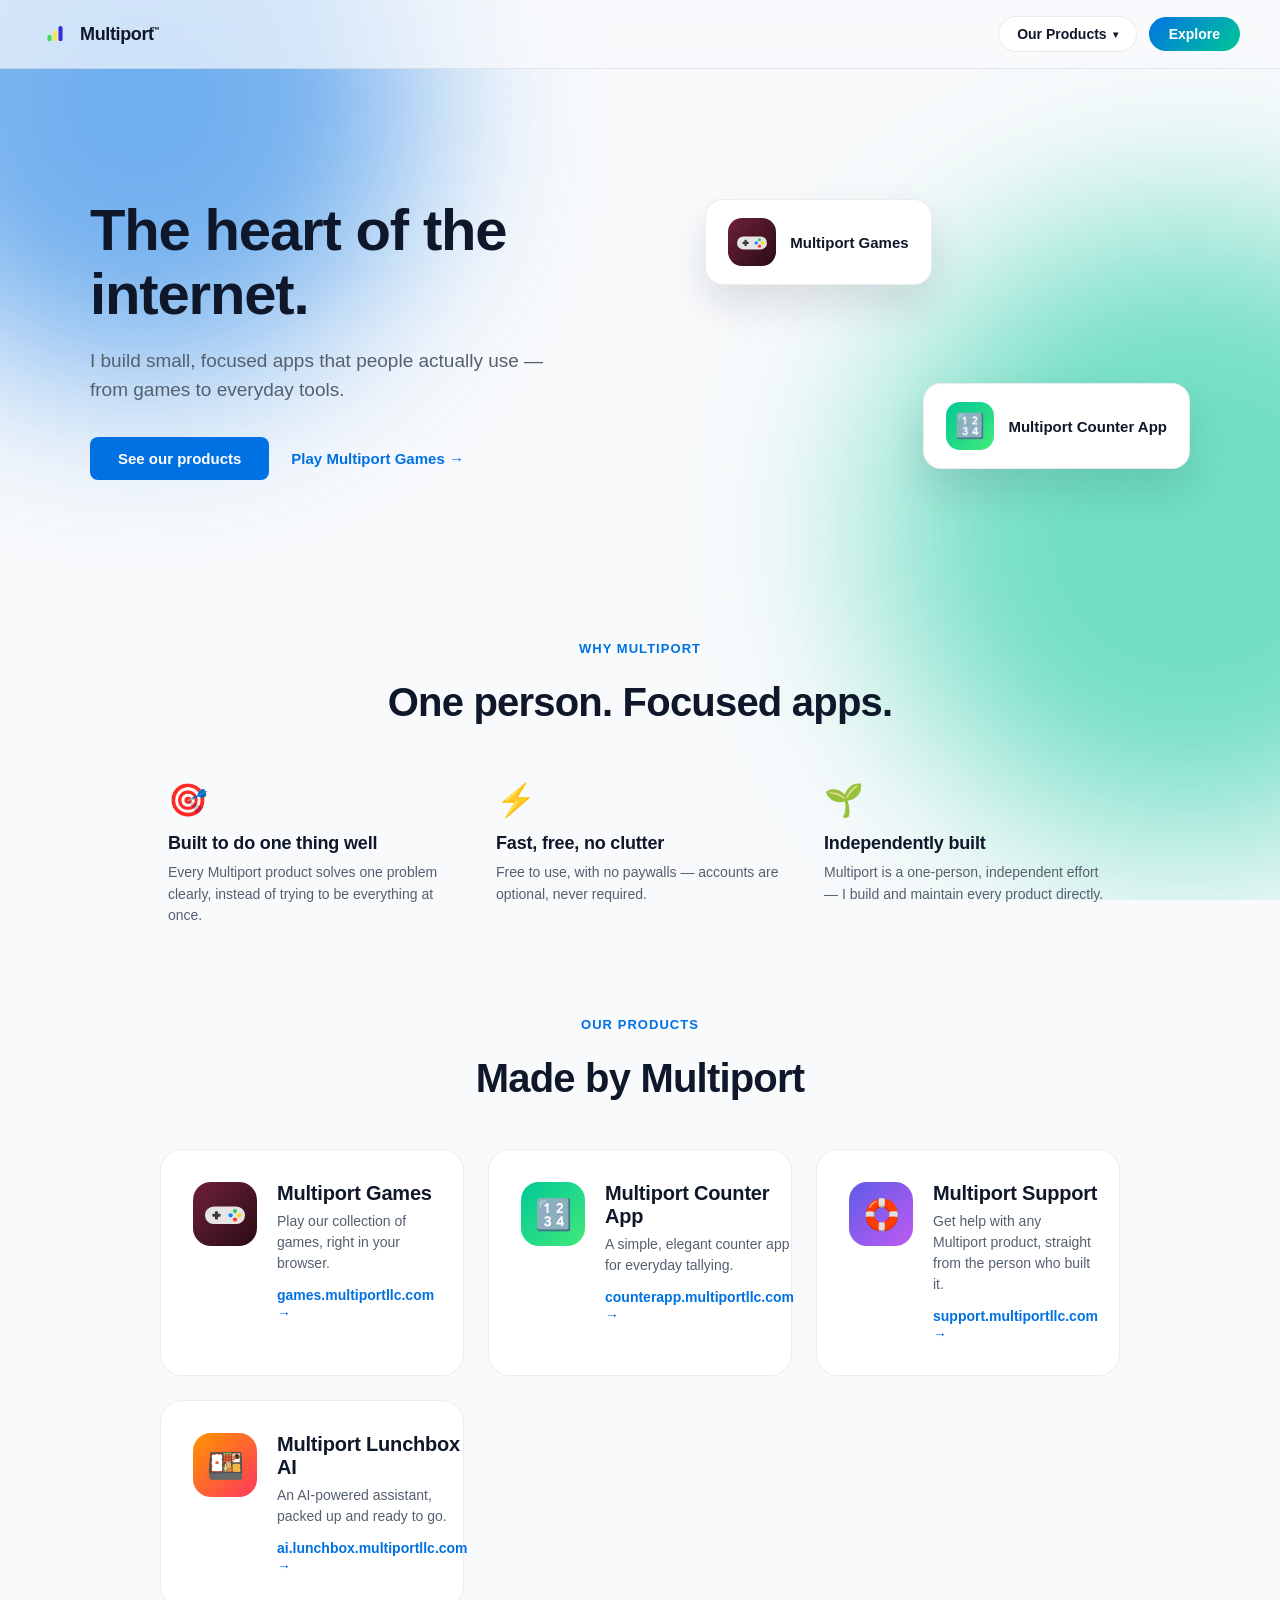
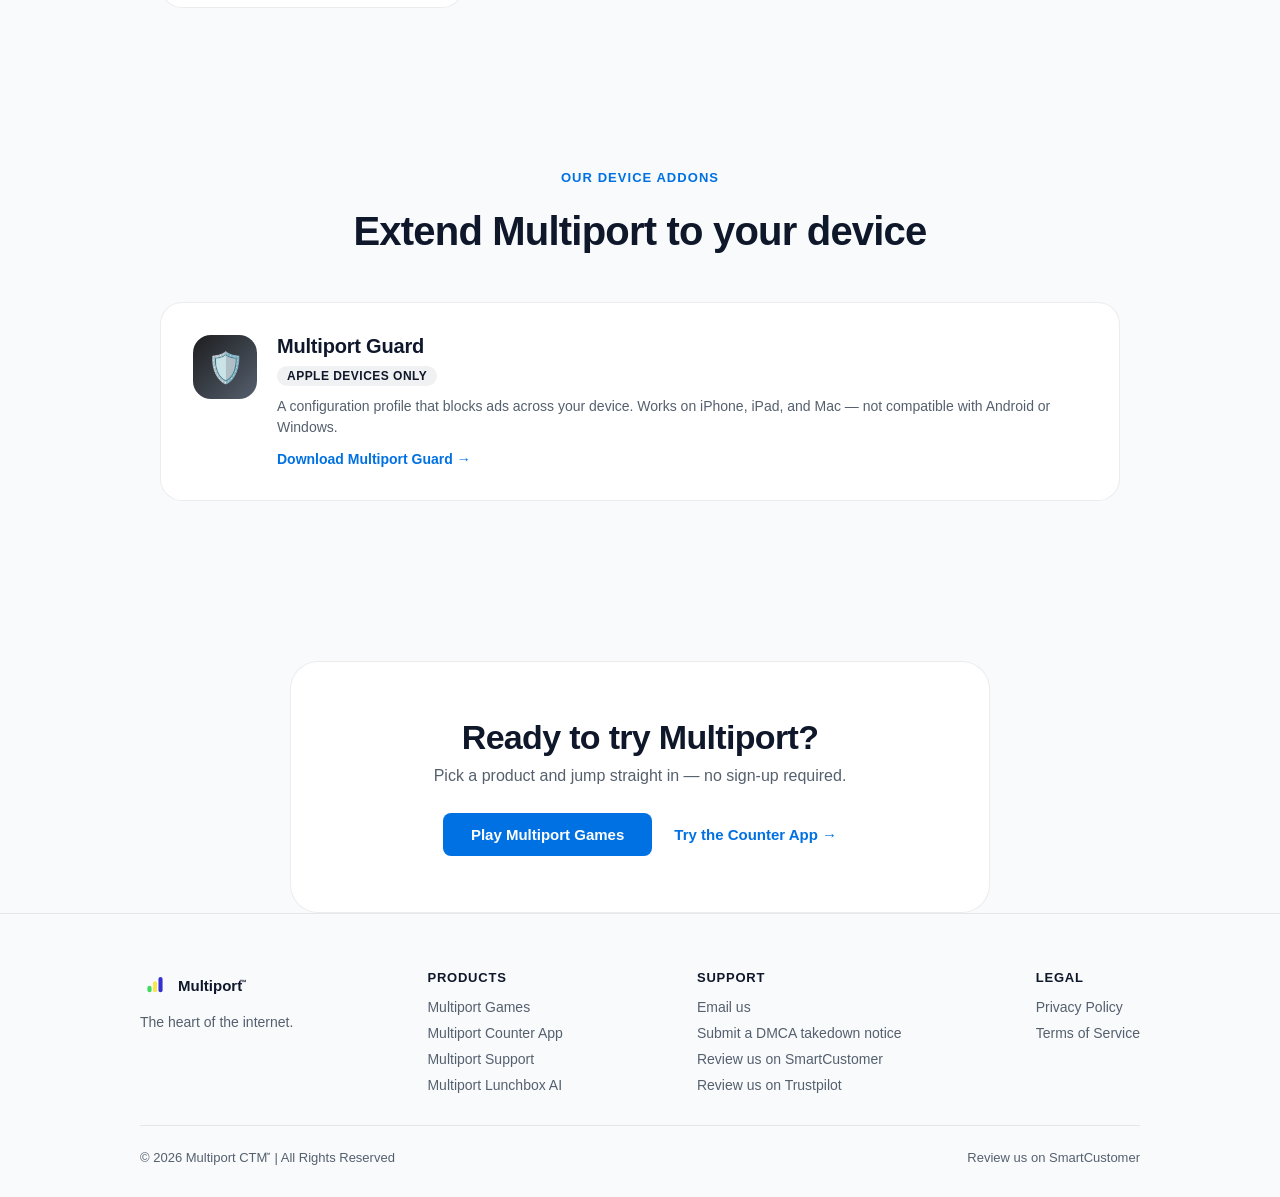
<file: index.html>
<!DOCTYPE html>
<html lang="en">
<head>
<meta charset="UTF-8">
<meta name="viewport" content="width=device-width, initial-scale=1.0">
<title>Multiport</title>
<meta name="description" content="The heart of the internet.">
<meta name="theme-color" content="#0071e3">
<link rel="apple-touch-icon" href="apple-touch-icon.png">
<link rel="icon" type="image/png" href="apple-touch-icon.png">
<link rel="icon" href="favicon.ico">
<link rel="manifest" href="manifest.json">
<link rel="stylesheet" href="style.css?v=14">
</head>
<body>
  <div class="bg-blobs" aria-hidden="true">
    <div class="blob blob-blue"></div>
    <div class="blob blob-green"></div>
  </div>

  <nav class="navbar">
    <a class="logo" href="/">
      <img class="logo-mark" src="/icon.svg" alt="Multiport logo"> <span class="logo-text">Multiport<sup class="tm">&trade;</sup></span>
    </a>
    <div class="nav-links">
      <div class="nav-dropdown">
        <button class="dropdown-toggle" aria-haspopup="true" aria-expanded="false">
          Our Products <span class="chevron">&#9662;</span>
        </button>
        <div class="dropdown-menu">
          <a href="https://games.multiportllc.com" target="_blank" rel="noopener noreferrer">
            <img class="dropdown-icon" src="/games-icon.svg" alt="">
            <span>
              <span class="dropdown-title">Multiport Games</span>
              <span class="dropdown-domain">games.multiportllc.com</span>
            </span>
          </a>
          <a href="https://counterapp.multiportllc.com" target="_blank" rel="noopener noreferrer">
            <span class="dropdown-icon">🔢</span>
            <span>
              <span class="dropdown-title">Multiport Counter App</span>
              <span class="dropdown-domain">counterapp.multiportllc.com</span>
            </span>
          </a>
          <a href="https://support.multiportllc.com" target="_blank" rel="noopener noreferrer">
            <span class="dropdown-icon">🛟</span>
            <span>
              <span class="dropdown-title">Multiport Support</span>
              <span class="dropdown-domain">support.multiportllc.com</span>
            </span>
          </a>
          <a href="https://ai.lunchbox.multiportllc.com" target="_blank" rel="noopener noreferrer">
            <span class="dropdown-icon">🍱</span>
            <span>
              <span class="dropdown-title">Multiport Lunchbox AI</span>
              <span class="dropdown-domain">ai.lunchbox.multiportllc.com</span>
            </span>
          </a>
        </div>
      </div>
      <a class="nav-cta" href="#products">Explore</a>
    </div>
  </nav>

  <header class="hero">
    <div class="hero-text">
      <h1>The heart of the internet.</h1>
      <p class="subtitle">I build small, focused apps that people actually use — from games to everyday tools.</p>
      <div class="hero-actions">
        <a class="btn btn-primary" href="#products">See our products</a>
        <a class="btn-link" href="https://games.multiportllc.com" target="_blank" rel="noopener noreferrer">Play Multiport Games &rarr;</a>
      </div>
    </div>
    <div class="hero-visual" aria-hidden="true">
      <div class="hero-card hero-card-1">
        <img class="hero-card-icon" src="/games-icon.svg" alt="">
        <span class="hero-card-label">Multiport Games</span>
      </div>
      <div class="hero-card hero-card-2">
        <span class="hero-card-icon icon-counter">🔢</span>
        <span class="hero-card-label">Multiport Counter App</span>
      </div>
    </div>
  </header>

  <main>
    <section class="features" id="why">
      <span class="eyebrow">Why Multiport</span>
      <h2>One person. Focused apps.</h2>
      <div class="feature-grid">
        <div class="feature-card">
          <div class="feature-icon">🎯</div>
          <h3>Built to do one thing well</h3>
          <p>Every Multiport product solves one problem clearly, instead of trying to be everything at once.</p>
        </div>
        <div class="feature-card">
          <div class="feature-icon">⚡</div>
          <h3>Fast, free, no clutter</h3>
          <p>Free to use, with no paywalls — accounts are optional, never required.</p>
        </div>
        <div class="feature-card">
          <div class="feature-icon">🌱</div>
          <h3>Independently built</h3>
          <p>Multiport is a one-person, independent effort — I build and maintain every product directly.</p>
        </div>
      </div>
    </section>

    <section class="products" id="products">
      <span class="eyebrow">Our Products</span>
      <h2>Made by Multiport</h2>
      <div class="product-grid">
        <a class="product-card" href="https://games.multiportllc.com" target="_blank" rel="noopener noreferrer">
          <img class="product-icon" src="/games-icon.svg" alt="Multiport Games logo">
          <div class="product-info">
            <h3>Multiport Games</h3>
            <p>Play our collection of games, right in your browser.</p>
            <span class="product-link">games.multiportllc.com &rarr;</span>
          </div>
        </a>
        <a class="product-card" href="https://counterapp.multiportllc.com" target="_blank" rel="noopener noreferrer">
          <div class="product-icon icon-counter">🔢</div>
          <div class="product-info">
            <h3>Multiport Counter App</h3>
            <p>A simple, elegant counter app for everyday tallying.</p>
            <span class="product-link">counterapp.multiportllc.com &rarr;</span>
          </div>
        </a>
        <a class="product-card" href="https://support.multiportllc.com" target="_blank" rel="noopener noreferrer">
          <div class="product-icon icon-support">🛟</div>
          <div class="product-info">
            <h3>Multiport Support</h3>
            <p>Get help with any Multiport product, straight from the person who built it.</p>
            <span class="product-link">support.multiportllc.com &rarr;</span>
          </div>
        </a>
        <a class="product-card" href="https://ai.lunchbox.multiportllc.com" target="_blank" rel="noopener noreferrer">
          <div class="product-icon icon-lunchbox">🍱</div>
          <div class="product-info">
            <h3>Multiport Lunchbox AI</h3>
            <p>An AI-powered assistant, packed up and ready to go.</p>
            <span class="product-link">ai.lunchbox.multiportllc.com &rarr;</span>
          </div>
        </a>
      </div>
    </section>

    <section class="products" id="addons">
      <span class="eyebrow">Our Device Addons</span>
      <h2>Extend Multiport to your device</h2>
      <div class="product-grid">
        <a class="product-card" href="/downloads/MultiportGuard.mobileconfig">
          <div class="product-icon icon-guard">🛡️</div>
          <div class="product-info">
            <h3>Multiport Guard</h3>
            <span class="addon-badge">Apple devices only</span>
            <p>A configuration profile that blocks ads across your device. Works on iPhone, iPad, and Mac
            — not compatible with Android or Windows.</p>
            <span class="product-link">Download Multiport Guard &rarr;</span>
          </div>
        </a>
      </div>
    </section>

    <section class="cta-band">
      <h2>Ready to try Multiport?</h2>
      <p>Pick a product and jump straight in — no sign-up required.</p>
      <div class="hero-actions cta-band-actions">
        <a class="btn btn-primary" href="https://games.multiportllc.com" target="_blank" rel="noopener noreferrer">Play Multiport Games</a>
        <a class="btn-link" href="https://counterapp.multiportllc.com" target="_blank" rel="noopener noreferrer">Try the Counter App &rarr;</a>
      </div>
    </section>
  </main>

  <footer>
    <div class="footer-grid">
      <div class="footer-brand">
        <div class="footer-logo"><img class="logo-mark" src="/icon.svg" alt="Multiport logo"> <span class="logo-text">Multiport<sup class="tm">&trade;</sup></span></div>
        <p class="footer-tagline">The heart of the internet.</p>
      </div>
      <div class="footer-links">
        <span class="footer-heading">Products</span>
        <a href="https://games.multiportllc.com" target="_blank" rel="noopener noreferrer">Multiport Games</a>
        <a href="https://counterapp.multiportllc.com" target="_blank" rel="noopener noreferrer">Multiport Counter App</a>
        <a href="https://support.multiportllc.com" target="_blank" rel="noopener noreferrer">Multiport Support</a>
        <a href="https://ai.lunchbox.multiportllc.com" target="_blank" rel="noopener noreferrer">Multiport Lunchbox AI</a>
      </div>
      <div class="footer-links">
        <span class="footer-heading">Support</span>
        <a href="mailto:support@multiportllc.com">Email us</a>
        <a href="mailto:dmca@multiportllc.com">Submit a DMCA takedown notice</a>
        <a href="https://www.smartcustomer.com/reviews/multiportllc.com" target="_blank" rel="noopener noreferrer">Review us on SmartCustomer</a>
        <a href="https://www.trustpilot.com/review/multiportllc.com" target="_blank" rel="noopener noreferrer">Review us on Trustpilot</a>
      </div>
      <div class="footer-links">
        <span class="footer-heading">Legal</span>
        <a href="/privacy.html">Privacy Policy</a>
        <a href="/terms.html">Terms of Service</a>
      </div>
    </div>
    <div class="footer-bottom">
      <p class="footer-copyright">&copy; 2026 Multiport CTM<sup class="tm">&trade;</sup> | All Rights Reserved</p>
      <a class="footer-bottom-link" href="https://www.smartcustomer.com/reviews/multiportllc.com" target="_blank" rel="noopener noreferrer">Review us on SmartCustomer</a>
    </div>
  </footer>

  <script>
    const dropdown = document.querySelector('.nav-dropdown');
    const toggle = dropdown.querySelector('.dropdown-toggle');
    toggle.addEventListener('click', () => {
      const isOpen = dropdown.classList.toggle('open');
      toggle.setAttribute('aria-expanded', isOpen);
    });
    document.addEventListener('click', (event) => {
      if (!dropdown.contains(event.target)) {
        dropdown.classList.remove('open');
        toggle.setAttribute('aria-expanded', 'false');
      }
    });
  </script>
</body>
</html>
</file>
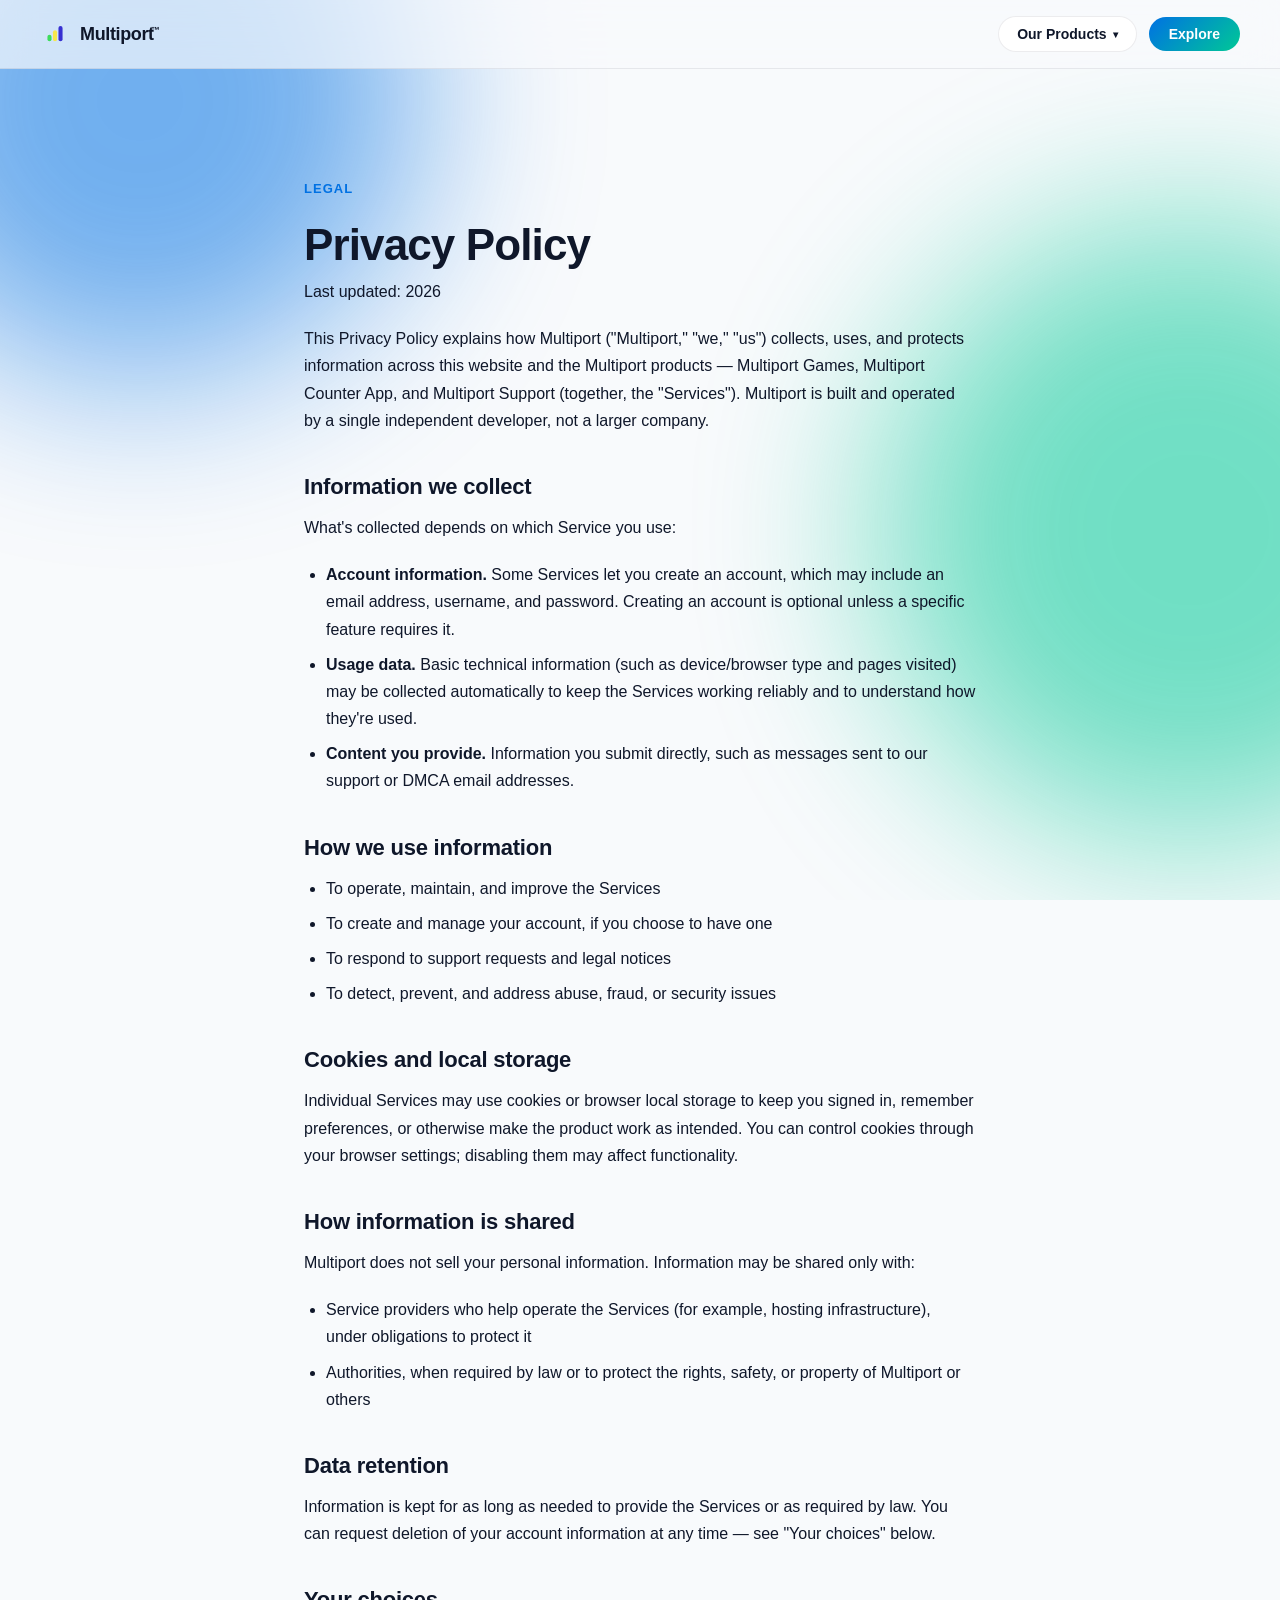
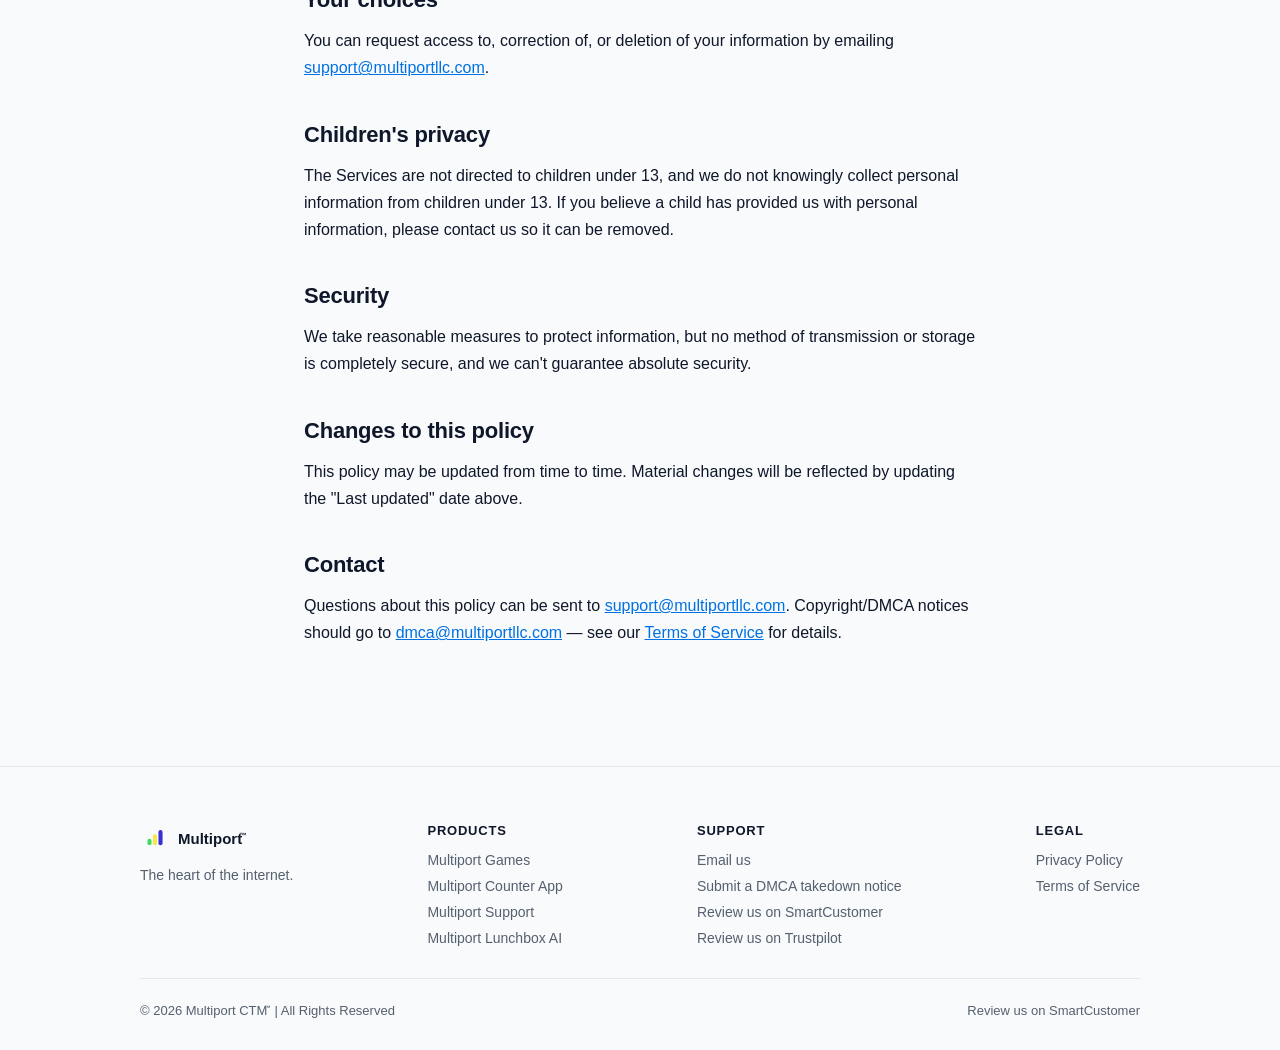
<file: privacy.html>
<!DOCTYPE html>
<html lang="en">
<head>
<meta charset="UTF-8">
<meta name="viewport" content="width=device-width, initial-scale=1.0">
<title>Privacy Policy — Multiport</title>
<meta name="description" content="How Multiport collects, uses, and protects your information.">
<meta name="theme-color" content="#0071e3">
<link rel="apple-touch-icon" href="apple-touch-icon.png">
<link rel="icon" type="image/png" href="apple-touch-icon.png">
<link rel="icon" href="favicon.ico">
<link rel="manifest" href="manifest.json">
<link rel="stylesheet" href="style.css?v=14">
</head>
<body>
  <div class="bg-blobs" aria-hidden="true">
    <div class="blob blob-blue"></div>
    <div class="blob blob-green"></div>
  </div>

  <nav class="navbar">
    <a class="logo" href="/">
      <img class="logo-mark" src="/icon.svg" alt="Multiport logo"> <span class="logo-text">Multiport<sup class="tm">&trade;</sup></span>
    </a>
    <div class="nav-links">
      <div class="nav-dropdown">
        <button class="dropdown-toggle" aria-haspopup="true" aria-expanded="false">
          Our Products <span class="chevron">&#9662;</span>
        </button>
        <div class="dropdown-menu">
          <a href="https://games.multiportllc.com" target="_blank" rel="noopener noreferrer">
            <img class="dropdown-icon" src="/games-icon.svg" alt="">
            <span>
              <span class="dropdown-title">Multiport Games</span>
              <span class="dropdown-domain">games.multiportllc.com</span>
            </span>
          </a>
          <a href="https://counterapp.multiportllc.com" target="_blank" rel="noopener noreferrer">
            <span class="dropdown-icon">🔢</span>
            <span>
              <span class="dropdown-title">Multiport Counter App</span>
              <span class="dropdown-domain">counterapp.multiportllc.com</span>
            </span>
          </a>
          <a href="https://support.multiportllc.com" target="_blank" rel="noopener noreferrer">
            <span class="dropdown-icon">🛟</span>
            <span>
              <span class="dropdown-title">Multiport Support</span>
              <span class="dropdown-domain">support.multiportllc.com</span>
            </span>
          </a>
          <a href="https://ai.lunchbox.multiportllc.com" target="_blank" rel="noopener noreferrer">
            <span class="dropdown-icon">🍱</span>
            <span>
              <span class="dropdown-title">Multiport Lunchbox AI</span>
              <span class="dropdown-domain">ai.lunchbox.multiportllc.com</span>
            </span>
          </a>
        </div>
      </div>
      <a class="nav-cta" href="/#products">Explore</a>
    </div>
  </nav>

  <main>
    <article class="legal">
      <span class="eyebrow">Legal</span>
      <h1>Privacy Policy</h1>
      <p class="legal-updated">Last updated: 2026</p>

      <p>This Privacy Policy explains how Multiport ("Multiport," "we," "us") collects, uses, and protects
      information across this website and the Multiport products — Multiport Games, Multiport Counter App,
      and Multiport Support (together, the "Services"). Multiport is built and operated by a single
      independent developer, not a larger company.</p>

      <h2>Information we collect</h2>
      <p>What's collected depends on which Service you use:</p>
      <ul>
        <li><strong>Account information.</strong> Some Services let you create an account, which may include
        an email address, username, and password. Creating an account is optional unless a specific feature
        requires it.</li>
        <li><strong>Usage data.</strong> Basic technical information (such as device/browser type and pages
        visited) may be collected automatically to keep the Services working reliably and to understand how
        they're used.</li>
        <li><strong>Content you provide.</strong> Information you submit directly, such as messages sent to
        our support or DMCA email addresses.</li>
      </ul>

      <h2>How we use information</h2>
      <ul>
        <li>To operate, maintain, and improve the Services</li>
        <li>To create and manage your account, if you choose to have one</li>
        <li>To respond to support requests and legal notices</li>
        <li>To detect, prevent, and address abuse, fraud, or security issues</li>
      </ul>

      <h2>Cookies and local storage</h2>
      <p>Individual Services may use cookies or browser local storage to keep you signed in, remember
      preferences, or otherwise make the product work as intended. You can control cookies through your
      browser settings; disabling them may affect functionality.</p>

      <h2>How information is shared</h2>
      <p>Multiport does not sell your personal information. Information may be shared only with:</p>
      <ul>
        <li>Service providers who help operate the Services (for example, hosting infrastructure), under
        obligations to protect it</li>
        <li>Authorities, when required by law or to protect the rights, safety, or property of Multiport or
        others</li>
      </ul>

      <h2>Data retention</h2>
      <p>Information is kept for as long as needed to provide the Services or as required by law. You can
      request deletion of your account information at any time — see "Your choices" below.</p>

      <h2>Your choices</h2>
      <p>You can request access to, correction of, or deletion of your information by emailing
      <a href="mailto:support@multiportllc.com">support@multiportllc.com</a>.</p>

      <h2>Children's privacy</h2>
      <p>The Services are not directed to children under 13, and we do not knowingly collect personal
      information from children under 13. If you believe a child has provided us with personal information,
      please contact us so it can be removed.</p>

      <h2>Security</h2>
      <p>We take reasonable measures to protect information, but no method of transmission or storage is
      completely secure, and we can't guarantee absolute security.</p>

      <h2>Changes to this policy</h2>
      <p>This policy may be updated from time to time. Material changes will be reflected by updating the
      "Last updated" date above.</p>

      <h2>Contact</h2>
      <p>Questions about this policy can be sent to
      <a href="mailto:support@multiportllc.com">support@multiportllc.com</a>. Copyright/DMCA notices should
      go to <a href="mailto:dmca@multiportllc.com">dmca@multiportllc.com</a> — see our
      <a href="/terms.html">Terms of Service</a> for details.</p>
    </article>
  </main>

  <footer>
    <div class="footer-grid">
      <div class="footer-brand">
        <div class="footer-logo"><img class="logo-mark" src="/icon.svg" alt="Multiport logo"> <span class="logo-text">Multiport<sup class="tm">&trade;</sup></span></div>
        <p class="footer-tagline">The heart of the internet.</p>
      </div>
      <div class="footer-links">
        <span class="footer-heading">Products</span>
        <a href="https://games.multiportllc.com" target="_blank" rel="noopener noreferrer">Multiport Games</a>
        <a href="https://counterapp.multiportllc.com" target="_blank" rel="noopener noreferrer">Multiport Counter App</a>
        <a href="https://support.multiportllc.com" target="_blank" rel="noopener noreferrer">Multiport Support</a>
        <a href="https://ai.lunchbox.multiportllc.com" target="_blank" rel="noopener noreferrer">Multiport Lunchbox AI</a>
      </div>
      <div class="footer-links">
        <span class="footer-heading">Support</span>
        <a href="mailto:support@multiportllc.com">Email us</a>
        <a href="mailto:dmca@multiportllc.com">Submit a DMCA takedown notice</a>
        <a href="https://www.smartcustomer.com/reviews/multiportllc.com" target="_blank" rel="noopener noreferrer">Review us on SmartCustomer</a>
        <a href="https://www.trustpilot.com/review/multiportllc.com" target="_blank" rel="noopener noreferrer">Review us on Trustpilot</a>
      </div>
      <div class="footer-links">
        <span class="footer-heading">Legal</span>
        <a href="/privacy.html">Privacy Policy</a>
        <a href="/terms.html">Terms of Service</a>
      </div>
    </div>
    <div class="footer-bottom">
      <p class="footer-copyright">&copy; 2026 Multiport CTM<sup class="tm">&trade;</sup> | All Rights Reserved</p>
      <a class="footer-bottom-link" href="https://www.smartcustomer.com/reviews/multiportllc.com" target="_blank" rel="noopener noreferrer">Review us on SmartCustomer</a>
    </div>
  </footer>

  <script>
    const dropdown = document.querySelector('.nav-dropdown');
    const toggle = dropdown.querySelector('.dropdown-toggle');
    toggle.addEventListener('click', () => {
      const isOpen = dropdown.classList.toggle('open');
      toggle.setAttribute('aria-expanded', isOpen);
    });
    document.addEventListener('click', (event) => {
      if (!dropdown.contains(event.target)) {
        dropdown.classList.remove('open');
        toggle.setAttribute('aria-expanded', 'false');
      }
    });
  </script>
</body>
</html>
</file>
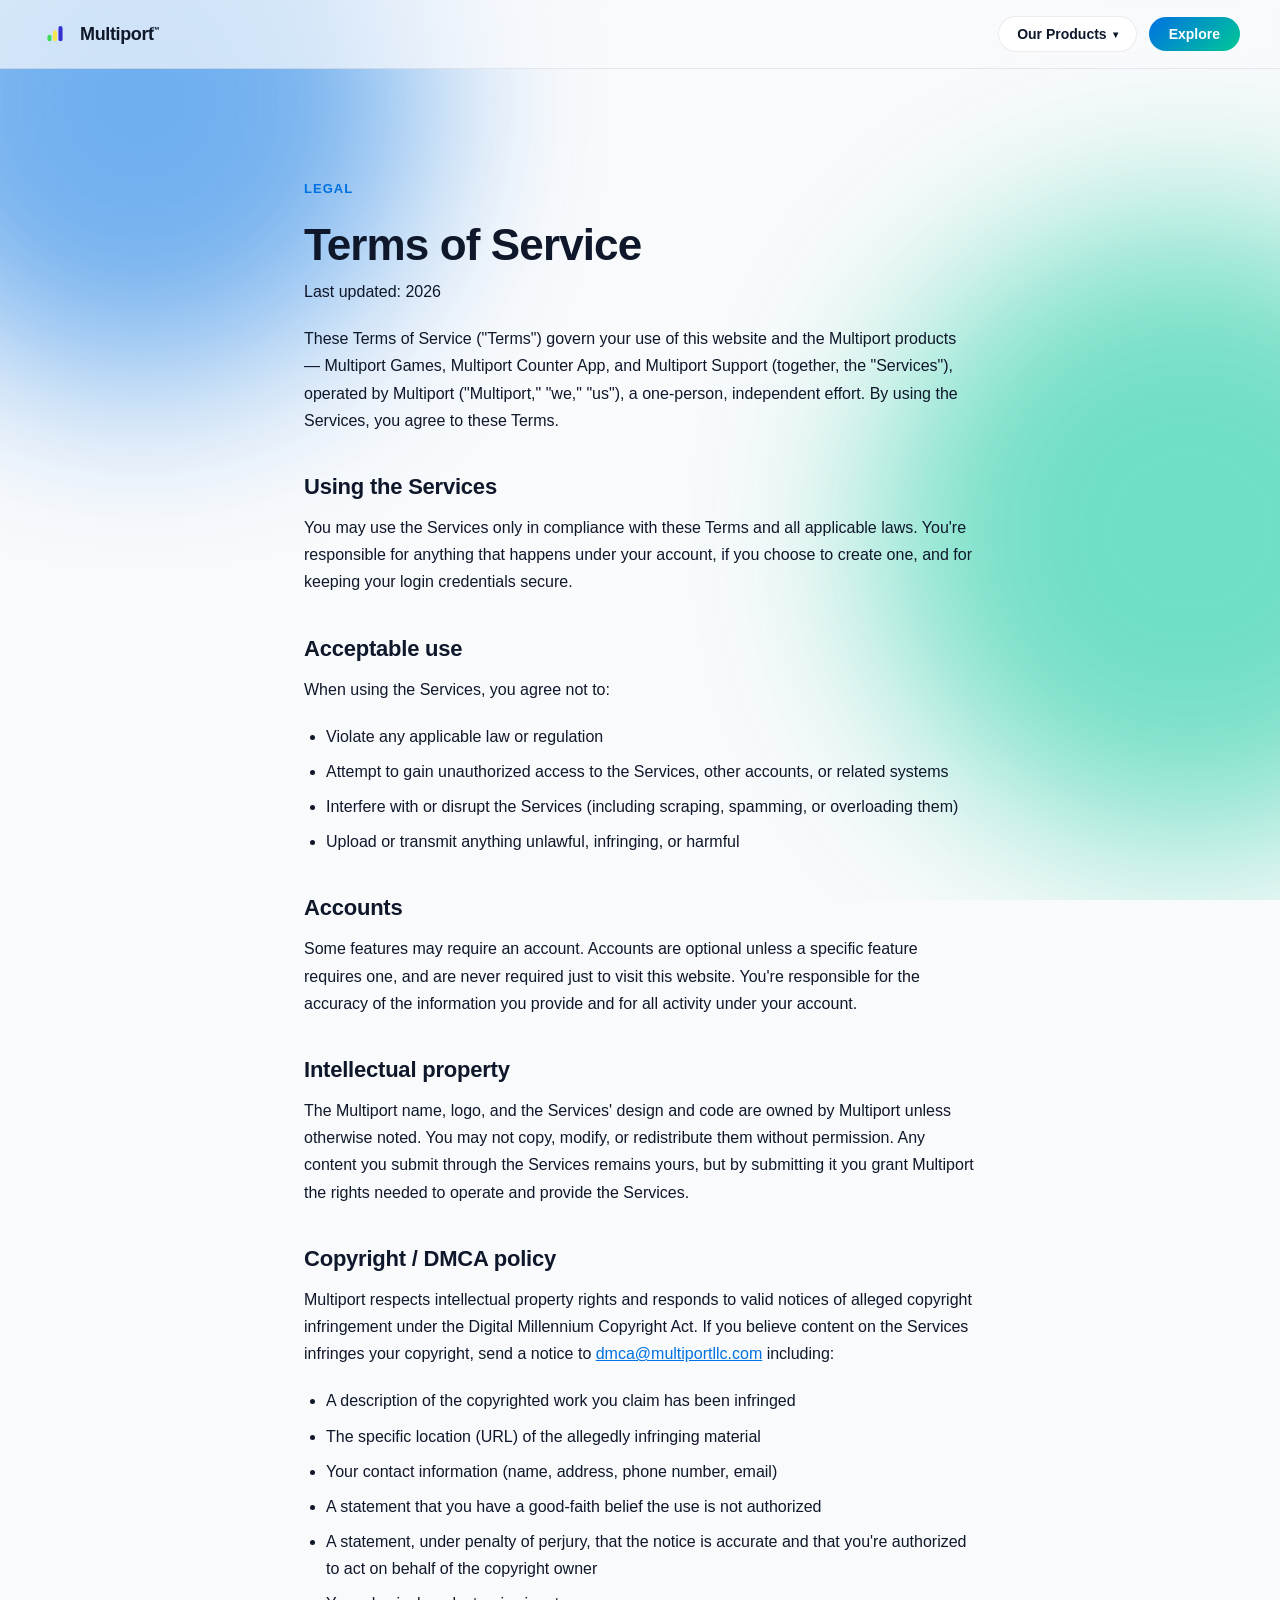
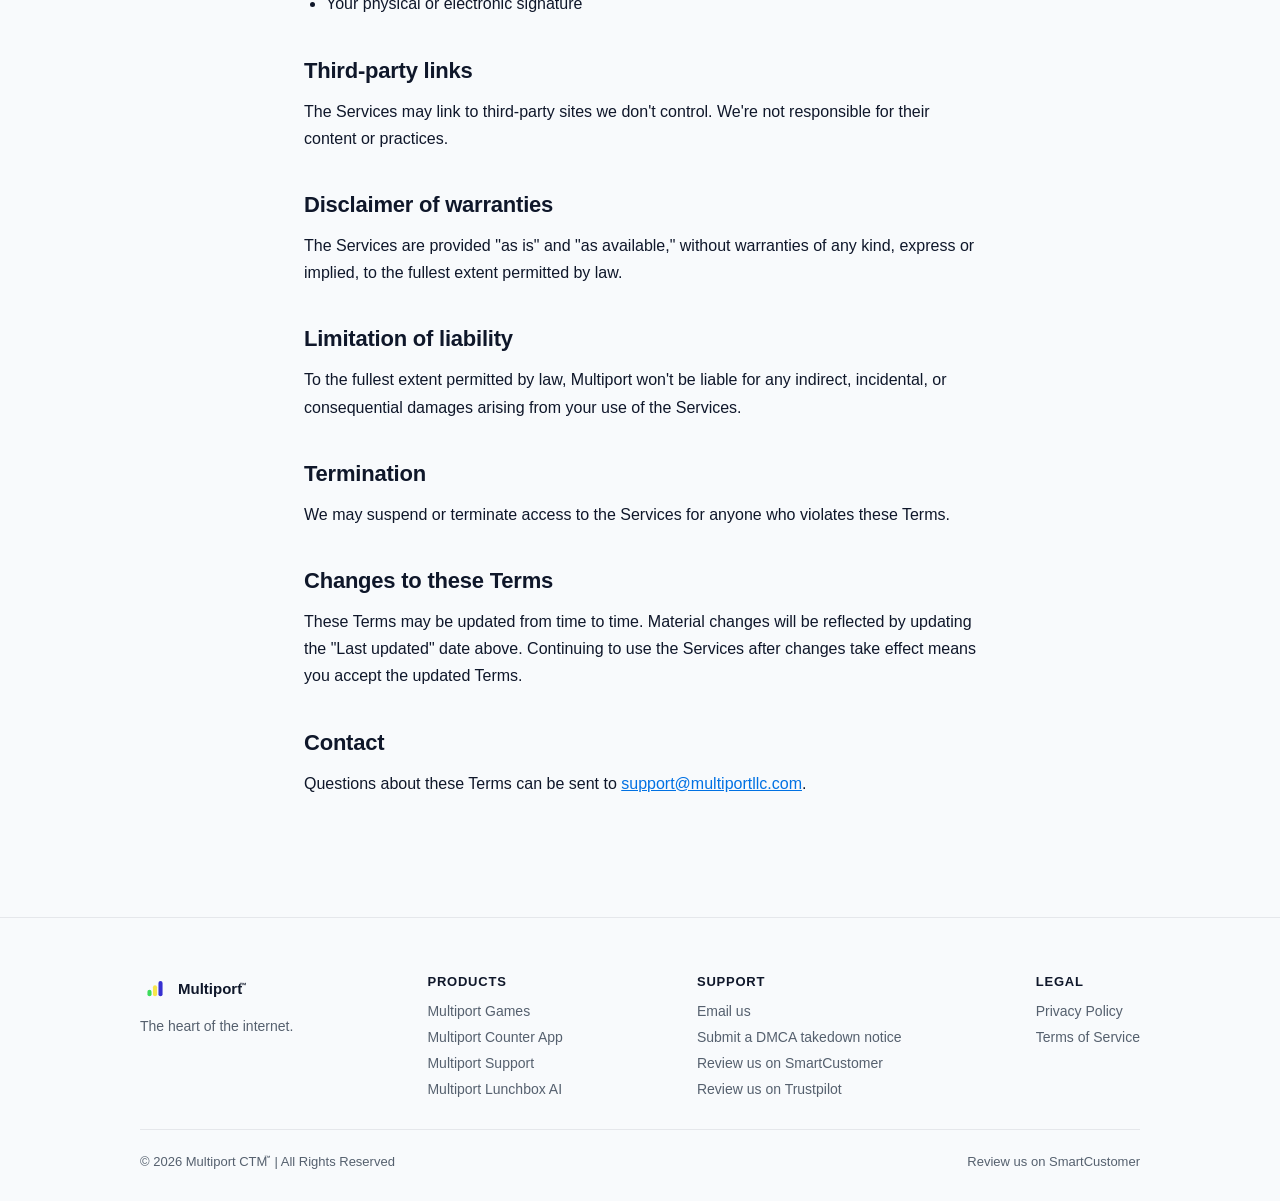
<file: terms.html>
<!DOCTYPE html>
<html lang="en">
<head>
<meta charset="UTF-8">
<meta name="viewport" content="width=device-width, initial-scale=1.0">
<title>Terms of Service — Multiport</title>
<meta name="description" content="The terms that govern your use of Multiport products.">
<meta name="theme-color" content="#0071e3">
<link rel="apple-touch-icon" href="apple-touch-icon.png">
<link rel="icon" type="image/png" href="apple-touch-icon.png">
<link rel="icon" href="favicon.ico">
<link rel="manifest" href="manifest.json">
<link rel="stylesheet" href="style.css?v=14">
</head>
<body>
  <div class="bg-blobs" aria-hidden="true">
    <div class="blob blob-blue"></div>
    <div class="blob blob-green"></div>
  </div>

  <nav class="navbar">
    <a class="logo" href="/">
      <img class="logo-mark" src="/icon.svg" alt="Multiport logo"> <span class="logo-text">Multiport<sup class="tm">&trade;</sup></span>
    </a>
    <div class="nav-links">
      <div class="nav-dropdown">
        <button class="dropdown-toggle" aria-haspopup="true" aria-expanded="false">
          Our Products <span class="chevron">&#9662;</span>
        </button>
        <div class="dropdown-menu">
          <a href="https://games.multiportllc.com" target="_blank" rel="noopener noreferrer">
            <img class="dropdown-icon" src="/games-icon.svg" alt="">
            <span>
              <span class="dropdown-title">Multiport Games</span>
              <span class="dropdown-domain">games.multiportllc.com</span>
            </span>
          </a>
          <a href="https://counterapp.multiportllc.com" target="_blank" rel="noopener noreferrer">
            <span class="dropdown-icon">🔢</span>
            <span>
              <span class="dropdown-title">Multiport Counter App</span>
              <span class="dropdown-domain">counterapp.multiportllc.com</span>
            </span>
          </a>
          <a href="https://support.multiportllc.com" target="_blank" rel="noopener noreferrer">
            <span class="dropdown-icon">🛟</span>
            <span>
              <span class="dropdown-title">Multiport Support</span>
              <span class="dropdown-domain">support.multiportllc.com</span>
            </span>
          </a>
          <a href="https://ai.lunchbox.multiportllc.com" target="_blank" rel="noopener noreferrer">
            <span class="dropdown-icon">🍱</span>
            <span>
              <span class="dropdown-title">Multiport Lunchbox AI</span>
              <span class="dropdown-domain">ai.lunchbox.multiportllc.com</span>
            </span>
          </a>
        </div>
      </div>
      <a class="nav-cta" href="/#products">Explore</a>
    </div>
  </nav>

  <main>
    <article class="legal">
      <span class="eyebrow">Legal</span>
      <h1>Terms of Service</h1>
      <p class="legal-updated">Last updated: 2026</p>

      <p>These Terms of Service ("Terms") govern your use of this website and the Multiport products —
      Multiport Games, Multiport Counter App, and Multiport Support (together, the "Services"), operated by
      Multiport ("Multiport," "we," "us"), a one-person, independent effort. By using the Services, you agree
      to these Terms.</p>

      <h2>Using the Services</h2>
      <p>You may use the Services only in compliance with these Terms and all applicable laws. You're
      responsible for anything that happens under your account, if you choose to create one, and for keeping
      your login credentials secure.</p>

      <h2>Acceptable use</h2>
      <p>When using the Services, you agree not to:</p>
      <ul>
        <li>Violate any applicable law or regulation</li>
        <li>Attempt to gain unauthorized access to the Services, other accounts, or related systems</li>
        <li>Interfere with or disrupt the Services (including scraping, spamming, or overloading them)</li>
        <li>Upload or transmit anything unlawful, infringing, or harmful</li>
      </ul>

      <h2>Accounts</h2>
      <p>Some features may require an account. Accounts are optional unless a specific feature requires one,
      and are never required just to visit this website. You're responsible for the accuracy of the
      information you provide and for all activity under your account.</p>

      <h2>Intellectual property</h2>
      <p>The Multiport name, logo, and the Services' design and code are owned by Multiport unless otherwise
      noted. You may not copy, modify, or redistribute them without permission. Any content you submit
      through the Services remains yours, but by submitting it you grant Multiport the rights needed to
      operate and provide the Services.</p>

      <h2>Copyright / DMCA policy</h2>
      <p>Multiport respects intellectual property rights and responds to valid notices of alleged copyright
      infringement under the Digital Millennium Copyright Act. If you believe content on the Services
      infringes your copyright, send a notice to
      <a href="mailto:dmca@multiportllc.com">dmca@multiportllc.com</a> including:</p>
      <ul>
        <li>A description of the copyrighted work you claim has been infringed</li>
        <li>The specific location (URL) of the allegedly infringing material</li>
        <li>Your contact information (name, address, phone number, email)</li>
        <li>A statement that you have a good-faith belief the use is not authorized</li>
        <li>A statement, under penalty of perjury, that the notice is accurate and that you're authorized to
        act on behalf of the copyright owner</li>
        <li>Your physical or electronic signature</li>
      </ul>

      <h2>Third-party links</h2>
      <p>The Services may link to third-party sites we don't control. We're not responsible for their
      content or practices.</p>

      <h2>Disclaimer of warranties</h2>
      <p>The Services are provided "as is" and "as available," without warranties of any kind, express or
      implied, to the fullest extent permitted by law.</p>

      <h2>Limitation of liability</h2>
      <p>To the fullest extent permitted by law, Multiport won't be liable for any indirect, incidental, or
      consequential damages arising from your use of the Services.</p>

      <h2>Termination</h2>
      <p>We may suspend or terminate access to the Services for anyone who violates these Terms.</p>

      <h2>Changes to these Terms</h2>
      <p>These Terms may be updated from time to time. Material changes will be reflected by updating the
      "Last updated" date above. Continuing to use the Services after changes take effect means you accept
      the updated Terms.</p>

      <h2>Contact</h2>
      <p>Questions about these Terms can be sent to
      <a href="mailto:support@multiportllc.com">support@multiportllc.com</a>.</p>
    </article>
  </main>

  <footer>
    <div class="footer-grid">
      <div class="footer-brand">
        <div class="footer-logo"><img class="logo-mark" src="/icon.svg" alt="Multiport logo"> <span class="logo-text">Multiport<sup class="tm">&trade;</sup></span></div>
        <p class="footer-tagline">The heart of the internet.</p>
      </div>
      <div class="footer-links">
        <span class="footer-heading">Products</span>
        <a href="https://games.multiportllc.com" target="_blank" rel="noopener noreferrer">Multiport Games</a>
        <a href="https://counterapp.multiportllc.com" target="_blank" rel="noopener noreferrer">Multiport Counter App</a>
        <a href="https://support.multiportllc.com" target="_blank" rel="noopener noreferrer">Multiport Support</a>
        <a href="https://ai.lunchbox.multiportllc.com" target="_blank" rel="noopener noreferrer">Multiport Lunchbox AI</a>
      </div>
      <div class="footer-links">
        <span class="footer-heading">Support</span>
        <a href="mailto:support@multiportllc.com">Email us</a>
        <a href="mailto:dmca@multiportllc.com">Submit a DMCA takedown notice</a>
        <a href="https://www.smartcustomer.com/reviews/multiportllc.com" target="_blank" rel="noopener noreferrer">Review us on SmartCustomer</a>
        <a href="https://www.trustpilot.com/review/multiportllc.com" target="_blank" rel="noopener noreferrer">Review us on Trustpilot</a>
      </div>
      <div class="footer-links">
        <span class="footer-heading">Legal</span>
        <a href="/privacy.html">Privacy Policy</a>
        <a href="/terms.html">Terms of Service</a>
      </div>
    </div>
    <div class="footer-bottom">
      <p class="footer-copyright">&copy; 2026 Multiport CTM<sup class="tm">&trade;</sup> | All Rights Reserved</p>
      <a class="footer-bottom-link" href="https://www.smartcustomer.com/reviews/multiportllc.com" target="_blank" rel="noopener noreferrer">Review us on SmartCustomer</a>
    </div>
  </footer>

  <script>
    const dropdown = document.querySelector('.nav-dropdown');
    const toggle = dropdown.querySelector('.dropdown-toggle');
    toggle.addEventListener('click', () => {
      const isOpen = dropdown.classList.toggle('open');
      toggle.setAttribute('aria-expanded', isOpen);
    });
    document.addEventListener('click', (event) => {
      if (!dropdown.contains(event.target)) {
        dropdown.classList.remove('open');
        toggle.setAttribute('aria-expanded', 'false');
      }
    });
  </script>
</body>
</html>
</file>
<file: style.css>
:root {
  color-scheme: light dark;
  --blue: #0071e3;
  --green: #00c896;
  --bg: #f8fafc;
  --fg: #0f172a;
  --muted: #55606e;
  --card-bg: #ffffff;
  --border: rgba(15, 23, 42, 0.08);
}

* {
  box-sizing: border-box;
}

html {
  scroll-behavior: smooth;
}

body {
  margin: 0;
  min-height: 100vh;
  font-family: -apple-system, BlinkMacSystemFont, "SF Pro Display", "SF Pro Text",
    "Helvetica Neue", Helvetica, Arial, sans-serif;
  background: var(--bg);
  color: var(--fg);
  -webkit-font-smoothing: antialiased;
  position: relative;
  overflow-x: hidden;
}

/* Background blobs */
.bg-blobs {
  position: fixed;
  inset: 0;
  z-index: -1;
  overflow: hidden;
}

.blob {
  position: absolute;
  border-radius: 50%;
  filter: blur(90px);
  opacity: 0.55;
}

.blob-blue {
  width: 560px;
  height: 560px;
  top: -180px;
  left: -140px;
  background: var(--blue);
}

.blob-green {
  width: 620px;
  height: 620px;
  top: 220px;
  right: -220px;
  background: var(--green);
}

/* Navbar */
.navbar {
  position: sticky;
  top: 0;
  z-index: 100;
  display: flex;
  align-items: center;
  justify-content: space-between;
  padding: 16px 40px;
  background: rgba(248, 250, 252, 0.7);
  backdrop-filter: blur(16px);
  -webkit-backdrop-filter: blur(16px);
  border-bottom: 1px solid var(--border);
}

.logo {
  display: flex;
  align-items: center;
  gap: 10px;
  font-weight: 700;
  font-size: 18px;
  letter-spacing: -0.02em;
  color: var(--fg);
  text-decoration: none;
}

.logo-mark {
  display: inline-block;
  width: 30px;
  height: 30px;
  border-radius: 9px;
}

.nav-links {
  display: flex;
  align-items: center;
  gap: 12px;
}

.nav-cta {
  text-decoration: none;
  color: #fff;
  background: linear-gradient(135deg, var(--blue), var(--green));
  padding: 9px 20px;
  border-radius: 980px;
  font-size: 14px;
  font-weight: 600;
}

/* Dropdown */
.nav-dropdown {
  position: relative;
}

.dropdown-toggle {
  font-family: inherit;
  font-size: 14px;
  font-weight: 600;
  color: var(--fg);
  background: #fff;
  border: 1px solid var(--border);
  border-radius: 980px;
  padding: 9px 18px;
  cursor: pointer;
  display: flex;
  align-items: center;
  gap: 6px;
  transition: box-shadow 0.2s ease;
}

.dropdown-toggle:hover,
.dropdown-toggle:focus-visible {
  box-shadow: 0 4px 14px rgba(15, 23, 42, 0.1);
}

.chevron {
  font-size: 10px;
  transition: transform 0.2s ease;
}

.nav-dropdown:hover .chevron,
.nav-dropdown:focus-within .chevron,
.nav-dropdown.open .chevron {
  transform: rotate(180deg);
}

.dropdown-menu {
  position: absolute;
  right: 0;
  top: calc(100% + 10px);
  min-width: 280px;
  background: var(--card-bg);
  border-radius: 16px;
  box-shadow: 0 16px 40px rgba(15, 23, 42, 0.16);
  border: 1px solid var(--border);
  padding: 8px;
  opacity: 0;
  visibility: hidden;
  transform: translateY(-8px);
  transition: opacity 0.2s ease, transform 0.2s ease, visibility 0.2s ease;
  z-index: 10;
}

.nav-dropdown:hover .dropdown-menu,
.nav-dropdown:focus-within .dropdown-menu,
.nav-dropdown.open .dropdown-menu {
  opacity: 1;
  visibility: visible;
  transform: translateY(0);
}

.dropdown-menu a {
  display: flex;
  align-items: center;
  gap: 12px;
  padding: 10px 12px;
  border-radius: 10px;
  text-decoration: none;
  color: var(--fg);
}

.dropdown-menu a:hover {
  background: rgba(15, 23, 42, 0.05);
}

.dropdown-icon {
  font-size: 22px;
  width: 28px;
  height: 28px;
  border-radius: 8px;
  object-fit: cover;
  flex-shrink: 0;
}

.dropdown-title {
  display: block;
  font-size: 14px;
  font-weight: 600;
}

.dropdown-domain {
  display: block;
  font-size: 12px;
  color: var(--muted);
}

/* Hero */
.hero {
  display: grid;
  grid-template-columns: 1.1fr 1fr;
  align-items: center;
  gap: 40px;
  padding: 110px 40px 100px;
  max-width: 1180px;
  margin: 0 auto;
}

.hero-text {
  text-align: left;
}

.eyebrow {
  display: inline-block;
  font-size: 13px;
  font-weight: 700;
  text-transform: uppercase;
  letter-spacing: 0.08em;
  color: var(--blue);
  margin-bottom: 18px;
}

.hero h1 {
  font-size: clamp(36px, 5vw, 58px);
  font-weight: 700;
  letter-spacing: -0.02em;
  line-height: 1.1;
  margin: 0 0 20px;
  color: var(--fg);
}

.hero .subtitle {
  font-size: clamp(16px, 1.6vw, 19px);
  color: var(--muted);
  font-weight: 400;
  line-height: 1.55;
  margin: 0 0 32px;
  max-width: 480px;
}

.hero-actions {
  display: flex;
  align-items: center;
  gap: 22px;
  flex-wrap: wrap;
}

.btn {
  display: inline-block;
  text-decoration: none;
  font-size: 15px;
  font-weight: 600;
  padding: 13px 28px;
  border-radius: 8px;
  transition: background 0.2s ease;
}

.btn-primary {
  color: #fff;
  background: var(--blue);
}

.btn-primary:hover {
  background: #0b63c5;
}

.btn-link {
  color: var(--blue);
  text-decoration: none;
  font-size: 15px;
  font-weight: 600;
}

.btn-link:hover {
  text-decoration: underline;
}

/* Hero visual */
.hero-visual {
  position: relative;
  height: 320px;
}

.hero-card {
  position: absolute;
  display: flex;
  align-items: center;
  gap: 14px;
  background: #fff;
  border: 1px solid var(--border);
  border-radius: 18px;
  padding: 18px 22px;
  box-shadow: 0 20px 40px rgba(15, 23, 42, 0.12);
}

.hero-card-1 {
  top: 20px;
  left: 20px;
}

.hero-card-2 {
  bottom: 30px;
  right: 0;
}

.hero-card-icon {
  display: flex;
  align-items: center;
  justify-content: center;
  width: 48px;
  height: 48px;
  border-radius: 14px;
  font-size: 24px;
  object-fit: cover;
  flex-shrink: 0;
}

.hero-card-label {
  font-weight: 600;
  font-size: 15px;
  color: var(--fg);
}

@media (max-width: 820px) {
  .hero {
    grid-template-columns: 1fr;
    text-align: center;
    padding: 90px 24px 60px;
  }

  .hero-text {
    text-align: center;
  }

  .hero .subtitle {
    margin-left: auto;
    margin-right: auto;
  }

  .hero-actions {
    justify-content: center;
  }

  .hero-visual {
    height: auto;
    display: flex;
    flex-direction: column;
    align-items: center;
    gap: 16px;
  }

  .hero-card {
    position: static;
  }
}

@media (max-width: 640px) {
  .navbar {
    padding: 14px 20px;
    gap: 8px;
  }

  .logo {
    font-size: 16px;
  }

  .dropdown-toggle {
    padding: 8px 14px;
    font-size: 13px;
    white-space: nowrap;
  }

  .nav-cta {
    padding: 8px 14px;
    font-size: 13px;
    white-space: nowrap;
  }

  .dropdown-menu {
    min-width: 240px;
    right: -20px;
  }
}

@media (max-width: 420px) {
  .nav-cta {
    display: none;
  }
}

/* Features */
.features {
  max-width: 1000px;
  margin: 0 auto;
  padding: 40px 20px;
  text-align: center;
}

.features h2 {
  font-size: clamp(28px, 4vw, 40px);
  font-weight: 800;
  letter-spacing: -0.02em;
  margin: 6px 0 48px;
  color: var(--fg);
}

.feature-grid {
  display: grid;
  grid-template-columns: repeat(auto-fit, minmax(260px, 1fr));
  gap: 24px;
}

.feature-card {
  padding: 8px;
  text-align: left;
}

.feature-icon {
  font-size: 32px;
  margin-bottom: 14px;
}

.feature-card h3 {
  font-size: 18px;
  font-weight: 700;
  letter-spacing: -0.01em;
  margin: 0 0 8px;
  color: var(--fg);
}

.feature-card p {
  color: var(--muted);
  font-size: 14px;
  line-height: 1.55;
  margin: 0;
}

/* CTA band */
.cta-band {
  max-width: 700px;
  margin: 40px auto 0;
  padding: 56px 32px;
  text-align: center;
  background: var(--card-bg);
  border: 1px solid var(--border);
  border-radius: 28px;
}

.cta-band h2 {
  font-size: clamp(24px, 3.5vw, 34px);
  font-weight: 800;
  letter-spacing: -0.02em;
  margin: 0 0 10px;
  color: var(--fg);
}

.cta-band p {
  color: var(--muted);
  font-size: 16px;
  margin: 0 0 28px;
}

.cta-band-actions {
  justify-content: center;
}

/* Legal pages */
.legal {
  max-width: 720px;
  margin: 0 auto;
  padding: 110px 24px 100px;
}

.legal h1 {
  font-size: clamp(32px, 5vw, 44px);
  font-weight: 800;
  letter-spacing: -0.02em;
  margin: 6px 0 8px;
  color: var(--fg);
}

.legal-updated {
  color: var(--muted);
  font-size: 14px;
  margin: 0 0 32px;
}

.legal p {
  color: var(--fg);
  font-size: 16px;
  line-height: 1.7;
  margin: 0 0 20px;
}

.legal ul {
  margin: 0 0 20px;
  padding-left: 22px;
  color: var(--fg);
  font-size: 16px;
  line-height: 1.7;
}

.legal li {
  margin-bottom: 8px;
}

.legal h2 {
  font-size: 22px;
  font-weight: 700;
  letter-spacing: -0.01em;
  color: var(--fg);
  margin: 40px 0 14px;
}

.legal a {
  color: var(--blue);
}

/* Products */
.products {
  max-width: 1000px;
  margin: 0 auto;
  padding: 40px 20px 120px;
  text-align: center;
}

.products h2 {
  font-size: clamp(28px, 4vw, 40px);
  font-weight: 800;
  letter-spacing: -0.02em;
  margin: 6px 0 48px;
  color: var(--fg);
}

.product-grid {
  display: grid;
  grid-template-columns: repeat(auto-fit, minmax(300px, 1fr));
  gap: 24px;
}

.product-card {
  background: var(--card-bg);
  border: 1px solid var(--border);
  border-radius: 22px;
  padding: 32px;
  text-decoration: none;
  color: var(--fg);
  transition: transform 0.25s ease, box-shadow 0.25s ease;
  display: flex;
  align-items: flex-start;
  gap: 20px;
  text-align: left;
}

.product-card:hover {
  transform: translateY(-6px);
  box-shadow: 0 20px 40px rgba(15, 23, 42, 0.1);
}

.product-icon {
  flex-shrink: 0;
  width: 64px;
  height: 64px;
  border-radius: 18px;
  object-fit: cover;
  display: flex;
  align-items: center;
  justify-content: center;
  font-size: 30px;
}

.icon-games {
  background: linear-gradient(135deg, #0071e3, #4facfe);
}

.icon-counter {
  background: linear-gradient(135deg, #00c896, #43e97b);
}

.icon-support {
  background: linear-gradient(135deg, #5e5ce6, #bf5af2);
}

.icon-lunchbox {
  background: linear-gradient(135deg, #ff9500, #ff375f);
}

.icon-guard {
  background: linear-gradient(135deg, #1d1d1f, #55606e);
}

.addon-badge {
  display: inline-block;
  font-size: 12px;
  font-weight: 700;
  text-transform: uppercase;
  letter-spacing: 0.04em;
  color: var(--fg);
  background: rgba(15, 23, 42, 0.06);
  border-radius: 980px;
  padding: 3px 10px;
  margin: 2px 0 10px;
}

.product-info h3 {
  font-size: 20px;
  font-weight: 700;
  letter-spacing: -0.01em;
  margin: 0 0 6px;
}

.product-info p {
  color: var(--muted);
  font-size: 14px;
  margin: 0 0 12px;
  line-height: 1.5;
}

.product-link {
  color: var(--blue);
  font-size: 14px;
  font-weight: 600;
}

/* Footer */
footer {
  padding: 56px 20px 32px;
  border-top: 1px solid var(--border);
}

.tm {
  font-size: 0.5em;
  font-weight: 600;
  margin-left: -3px;
}

.footer-grid {
  max-width: 1000px;
  margin: 0 auto;
  display: flex;
  flex-wrap: wrap;
  justify-content: space-between;
  gap: 32px;
  padding-bottom: 32px;
}

.footer-logo {
  display: inline-flex;
  align-items: center;
  gap: 8px;
  font-weight: 700;
  font-size: 15px;
  color: var(--fg);
}

.footer-tagline {
  color: var(--muted);
  font-size: 14px;
  margin: 10px 0 0;
}

.footer-links {
  display: flex;
  flex-direction: column;
  gap: 10px;
}

.footer-heading {
  font-size: 13px;
  font-weight: 700;
  text-transform: uppercase;
  letter-spacing: 0.06em;
  color: var(--fg);
  margin-bottom: 4px;
}

.footer-links a {
  color: var(--muted);
  text-decoration: none;
  font-size: 14px;
}

.footer-links a:hover {
  color: var(--blue);
}

.footer-bottom {
  max-width: 1000px;
  margin: 0 auto;
  padding-top: 24px;
  border-top: 1px solid var(--border);
  display: flex;
  flex-wrap: wrap;
  align-items: center;
  justify-content: space-between;
  gap: 12px;
}

.footer-copyright {
  color: var(--muted);
  font-size: 13px;
  margin: 0;
}

.footer-bottom-link {
  color: var(--muted);
  font-size: 13px;
  text-decoration: none;
}

.footer-bottom-link:hover {
  color: var(--blue);
}
</file>
